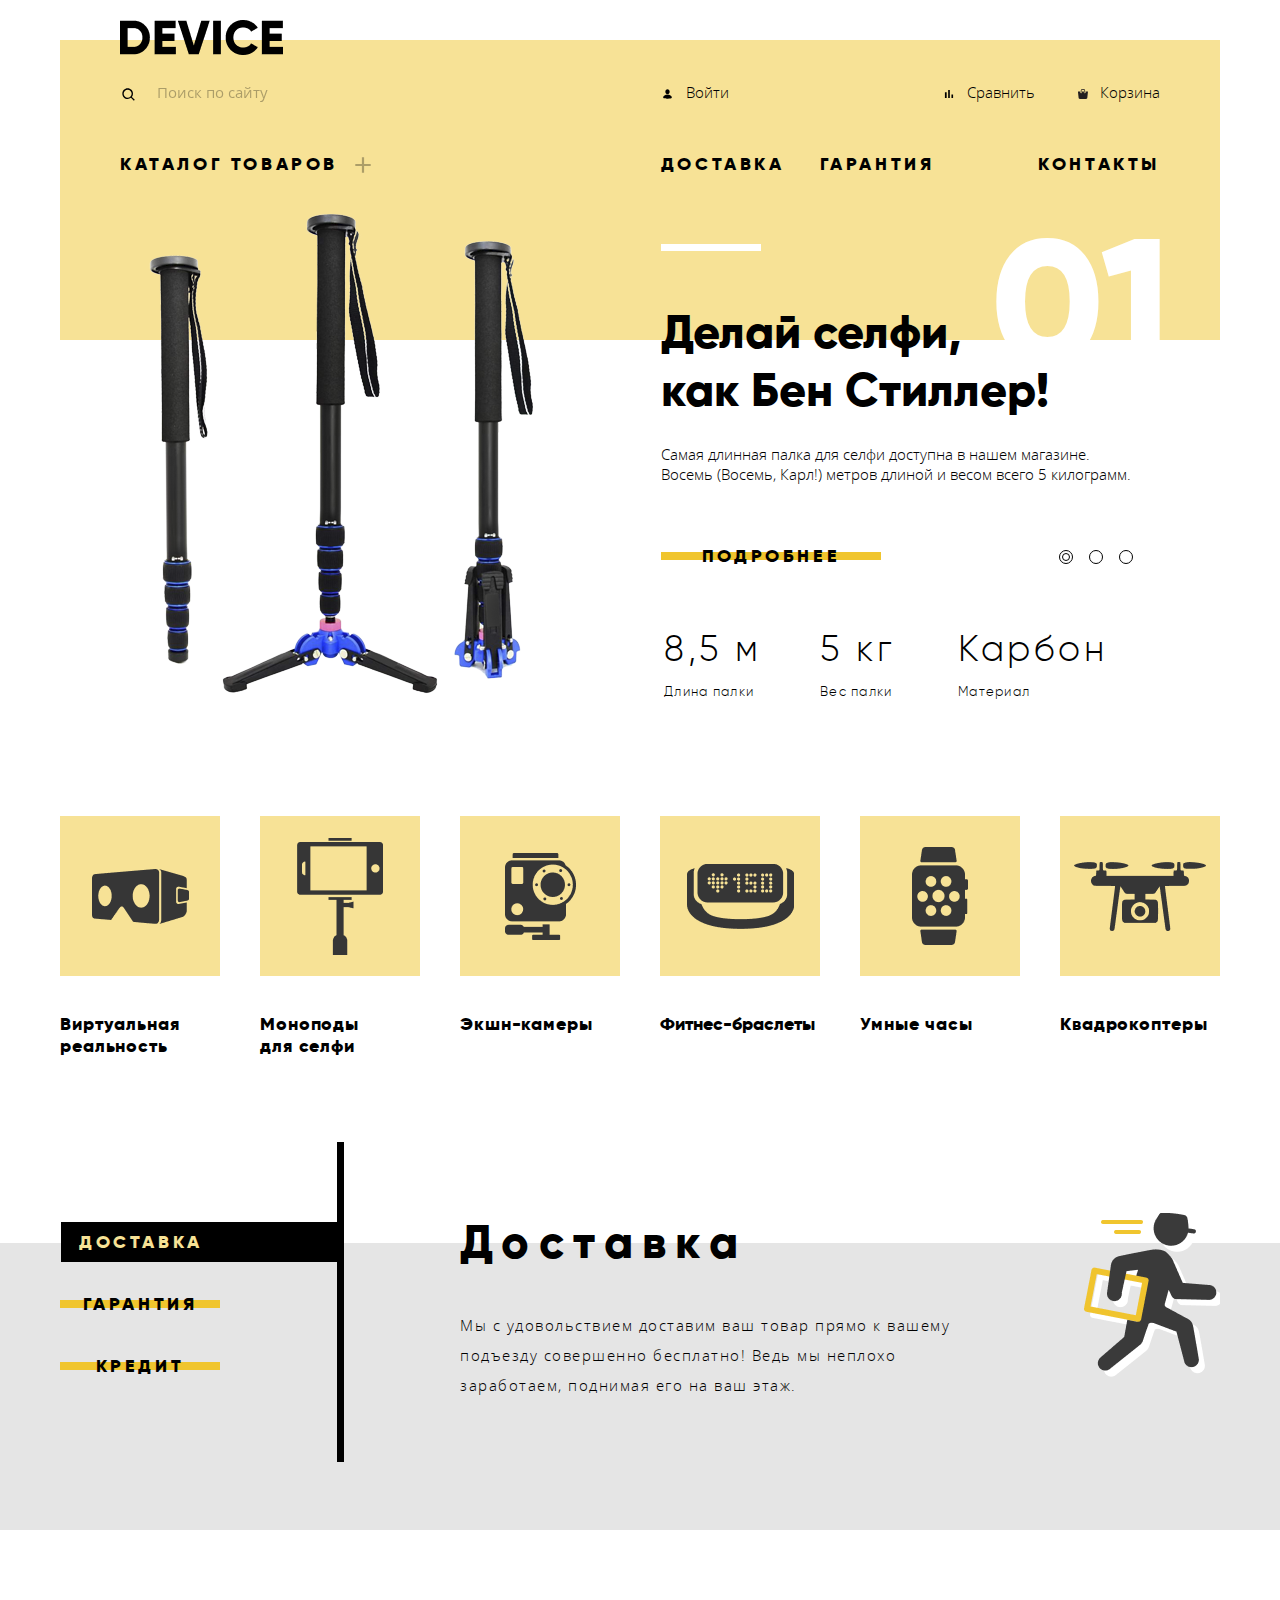
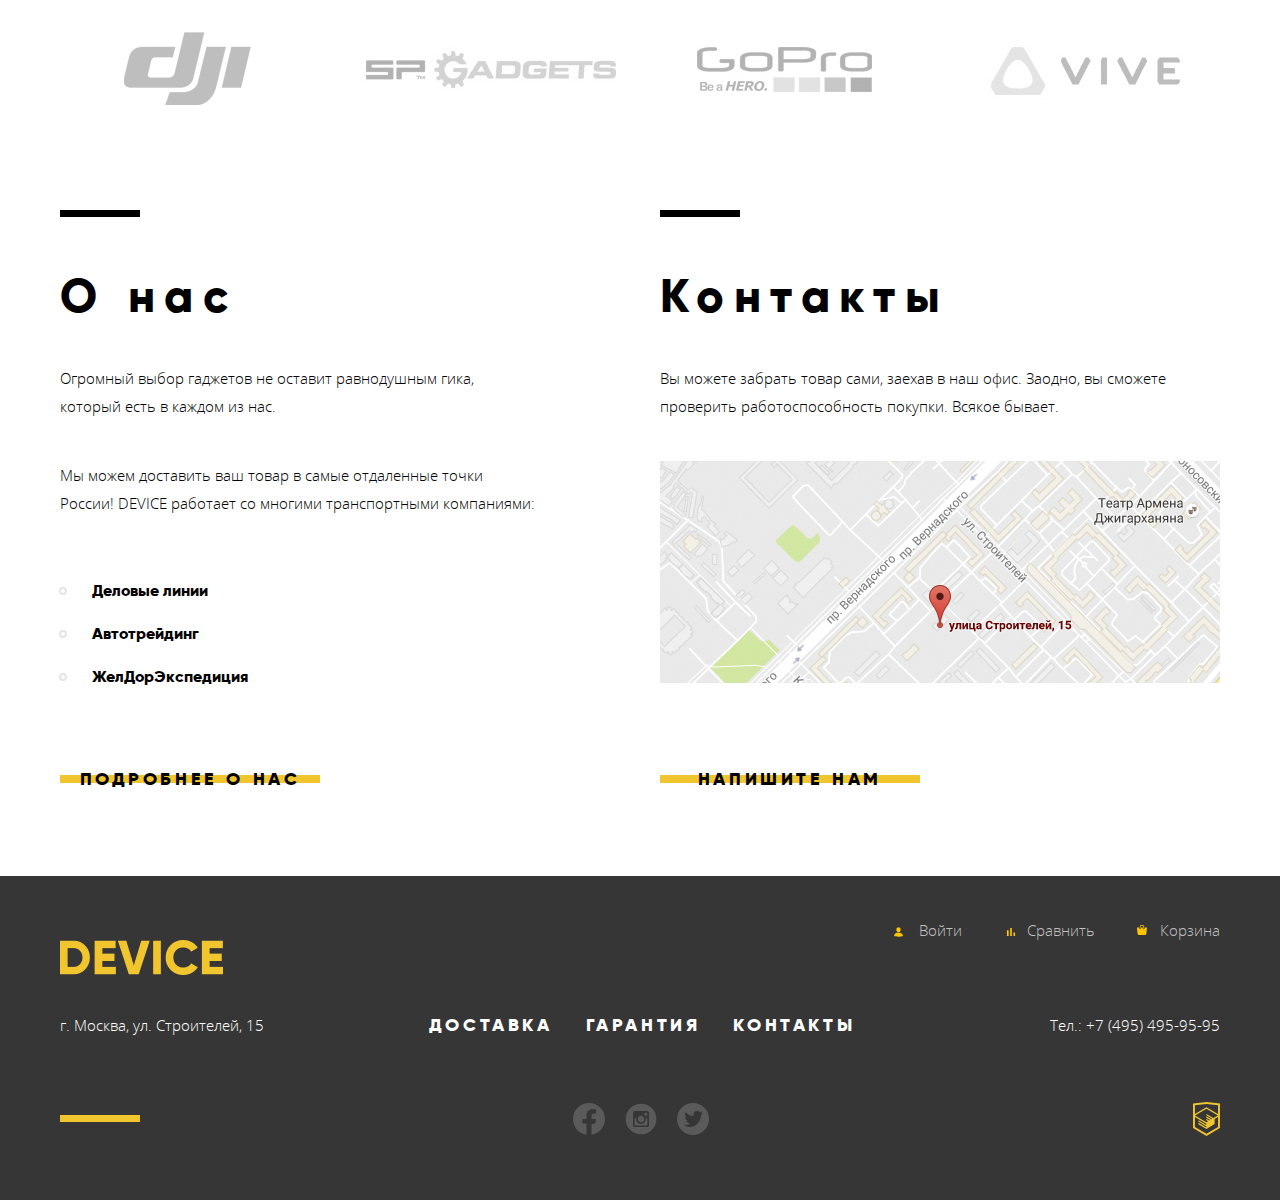
<file: index.html>
<!DOCTYPE html>
<html class="page" lang="ru">

<head>
  <meta charset="utf-8" />
  <title>HTML Academy: Девайс</title>
  <link rel="stylesheet" href="css/normalize.css" />
  <link rel="stylesheet" href="css/minstyle.css" />
</head>

<body class="page-body">
  <header class="main-header">
    <div class="container">
      <nav class="main-nav">
        <div class="nav-top">
          <div class="nav-top__logo">
            <img src="img/logo-7.png" width="163" height="35" alt="Логотип" title="Логотип" />
          </div>
          <div class="nav-top__form">
            <form class="main-header-search" action="https://echo.htmlacademy.ru" method="post">
              <label class="search-label-input" for="search-field">Поиск по сайту</label>
              <input class="search-input" type="text" name="search" id="search-field" placeholder="Поиск по сайту" />
              <button class="search-button" type="submit">
                <span>Найти</span>
              </button>
            </form>
          </div>
          <div class="nav-top__user-block">
            <div class="nav-top__user-block_check-in">
              <a class="text__user_icon nav-top--text" href="#"> Войти</a>
            </div>
            <div class="nav-top__basket">
              <ul class="nav-top__basket-list">
                <li class="nav-top__basket-list--item">
                  <a class="text__compare_icon nav-top--text" href="#">
                    Сравнить</a>
                </li>
                <li class="nav-top__basket-list--item">
                  <a class="text__basket_icon nav-top--text" href="#">
                    Корзина</a>
                </li>
              </ul>
            </div>
          </div>
        </div>
        <div class="nav-down">
          <div class="nav-down__catalog">
            <a href="#" class="nav-down--text__dropdown">каталог товаров</a>
          </div>
          <div class="dropdown-catalog-menu">
            <ul class="main-catalog-menu-list">
              <li class="main-catalog-item">
                <a class="main-catalog-item--link" href="#">
                  Виртуальная реальность
                </a>
              </li>
              <li class="main-catalog-item">
                <a class="main-catalog-item--link" href="#">
                  Моноподы для селфи
                </a>
              </li>
              <li class="main-catalog-item">
                <a class="main-catalog-item--link" href="#"> Экшн-камеры </a>
              </li>
            </ul>
            <ul class="main-catalog-menu-list">
              <li class="main-catalog-item">
                <a class="main-catalog-item--link" href="#">
                  Фитнес‑браслеты
                </a>
              </li>
              <li class="main-catalog-item">
                <a class="main-catalog-item--link" href="#"> Умные часы </a>
              </li>
            </ul>
            <ul class="main-catalog-menu-list">
              <li class="main-catalog-item">
                <a class="main-catalog-item--link" href="#">
                  Квадрокоптер
                </a>
              </li>
            </ul>
          </div>
          <div class="nav-down__menu">
            <ul class="nav-down__menu-list">
              <li class="nav-down__menu-item">
                <a href="#" class="nav-down--text">доставка</a>
              </li>
              <li class="nav-down__menu-item">
                <a href="#" class="nav-down--text">гарантия</a>
              </li>
              <li class="nav-down__menu-item">
                <a href="#" class="nav-down--text">контакты</a>
              </li>
            </ul>
          </div>
        </div>
      </nav>
    </div>
  </header>
  <main>
    <div class="grid-column">
      <section class="container slider">
        <div class="slider__controls">
          <input class="slider__controls-item" type="radio" id="btn-1" name="toggle-slider" checked />
          <label for="btn-1"></label>
          <input class="slider__controls-item" type="radio" id="btn-2" name="toggle-slider" />
          <label for="btn-2"></label>
          <input class="slider__controls-item" type="radio" id="btn-3" name="toggle-slider" />
          <label for="btn-3"></label>
        </div>
        <div class="slider__item">
          <div class="slider__img">
            <img width="384" height="486" src="img/slider-1-1.png" alt="палка для селфи" title="палка для селфи" />
          </div>
          <div class="slider__content">
            <div class="slider__content_number">
              <p class="slider__content_number--text">01</p>
            </div>
            <div class="slider__content_text">
              <h2 class="slider__content_text--headline">
                Делай селфи,<br />
                как Бен Стиллер!
              </h2>
              <p class="slider__content_text--text">
                Самая длинная палка для селфи доступна в нашем магазине.<br />
                Восемь (Восемь, Карл!) метров длиной и весом всего 5
                килограмм.
              </p>
            </div>
            <div class="slider__button">
              <a class="btn btn-slider" href="#">подробнее</a>
            </div>
            <table class="slider__feature">
              <tr>
                <th class="slider__feature-th">8,5 м</th>
                <th class="slider__feature-th">5 кг</th>
                <th class="slider__feature-th">Карбон</th>
              </tr>
              <tr>
                <td class="slider__feature-td">Длина палки</td>
                <td class="slider__feature-td">Вес палки</td>
                <td class="slider__feature-td">Материал</td>
              </tr>
            </table>
          </div>
        </div>
        <div class="slider__item slider__hidden">
          <div class="slider__img">
            <img width="345" height="485" src="img/slider-2-1.png" alt="фитнес-браслет" title="фитнес-браслет" />
          </div>
          <div class="slider__content">
            <div class="slider__content_number">
              <p class="slider__content_number--text">02</p>
            </div>
            <div class="slider__content_text">
              <h2 class="slider__content_text--headline">
                Худеем правильно!
              </h2>
              <p class="slider__content_text--text">
                Мотивирующие фитнес-браслеты помогут найти в себе силы не
                пропускать занятия и соблюдать диету.
              </p>
            </div>
            <div class="slider__button">
              <a class="btn btn-slider" href="#">подробнее</a>
            </div>
            <table class="slider__feature">
              <tr>
                <th class="slider__feature-th">48 часов</th>
              </tr>
              <tr>
                <td class="slider__feature-td">Без подзарядки</td>
              </tr>
            </table>
          </div>
        </div>
        <div class="slider__item slider__hidden">
          <div class="slider__img">
            <img width="526" height="334" src="img/slider-3-1.png" alt="квадрокоптер" title="квадрокоптер" />
          </div>
          <div class="slider__content">
            <div class="slider__content_number">
              <p class="slider__content_number--text">03</p>
            </div>
            <div class="slider__content_text">
              <h2 class="slider__content_text--headline">
                Порхает как бабочка, жалит как пчела!
              </h2>
              <p class="slider__content_text--text">
                Этот обычный, на первый взгляд, квадрокоптер оснащен мощным
                лазером, замаскированным под стандартную камеру.
              </p>
            </div>
            <div class="slider__button">
              <a class="btn btn-slider" href="#">подробнее</a>
            </div>
            <table class="slider__feature">
              <tr>
                <th class="slider__feature-th">800 м</th>
                <th class="slider__feature-th">50 м</th>
              </tr>
              <tr>
                <td class="slider__feature-td">Дальность полета</td>
                <td class="slider__feature-td">Радиус поражения</td>
              </tr>
            </table>
          </div>
        </div>
      </section>
      <section class="container main__catalog">
        <article class="main__catalog_item">
          <a href="catalog.html">
            <div class="main__catalog_box">
              <img class="main__catalog_img" src="img/popular-1.png" alt="Виртуальная реальность"
                title="Виртуальная реальность" width="97" height="55" />
            </div>
            <div class="main__catalog_text">
              <h3 class="main__catalog_text-headline">
                Виртуальная реальность
              </h3>
            </div>
          </a>
        </article>
        <article class="main__catalog_item">
          <a href="catalog.html">
            <div class="main__catalog_box">
              <img class="main__catalog_img" src="img/popular-2.png" alt="Моноподы для селфи" title="Моноподы для селфи"
                width="86" height="117" />
            </div>
            <div class="main__catalog_text">
              <h3 class="main__catalog_text-headline">
                Моноподы<br />
                для селфи
              </h3>
            </div>
          </a>
        </article>
        <article class="main__catalog_item">
          <a href="catalog.html">
            <div class="main__catalog_box">
              <img class="main__catalog_img" src="img/popular-3.png" alt="Экшн-камеры" title="Экшн-камеры" width="71"
                height="87" />
            </div>
            <div class="main__catalog_text">
              <h3 class="main__catalog_text-headline">Экшн-камеры</h3>
            </div>
          </a>
        </article>
        <article class="main__catalog_item">
          <a href="catalog.html">
            <div class="main__catalog_box">
              <img class="main__catalog_img" src="img/popular-4.png" alt="Фитнес-браслеты" title="Фитнес-браслеты"
                width="107" height="65" />
            </div>
            <div class="main__catalog_text">
              <h3 class="main__catalog_text-headline letter-spacing">
                Фитнес-браслеты
              </h3>
            </div>
          </a>
        </article>
        <article class="main__catalog_item">
          <a href="catalog.html">
            <div class="main__catalog_box">
              <img class="main__catalog_img" src="img/popular-5.png" alt="Умные часы" title="Умные часы" width="56"
                height="98" />
            </div>
            <div class="main__catalog_text">
              <h3 class="main__catalog_text-headline">Умные часы</h3>
            </div>
          </a>
        </article>
        <article class="main__catalog_item">
          <a href="catalog.html">
            <div class="main__catalog_box">
              <img class="main__catalog_img" src="img/popular-6.png" alt="Квадрокоптеры" title="Квадрокоптеры"
                width="132" height="69" />
            </div>
            <div class="main__catalog_text">
              <h3 class="main__catalog_text-headline">Квадрокоптеры</h3>
            </div>
          </a>
        </article>
      </section>
      <section class="main__advantage">
        <div class="container main__advantage_box">
          <div class="advantage__sort">
            <ul class="advantage__sort-list">
              <li class="advantage__sort-item">
                <input class="advantage__sort-radio" type="radio" id="btn__advantage-1" name="toggle" checked />
                <label class="btn btn-advantage advantage__sort--label" for="btn__advantage-1">доставка</label>
              </li>
              <li class="advantage__sort-item">
                <input class="advantage__sort-radio" type="radio" id="btn__advantage-2" name="toggle" />
                <label class="btn btn-advantage advantage__sort--label" for="btn__advantage-2">гарантия</label>
              </li>
              <li class="advantage__sort-item">
                <input class="advantage__sort-radio" type="radio" id="btn__advantage-3" name="toggle" />
                <label class="btn btn-advantage advantage__sort--label" for="btn__advantage-3">кредит</label>
              </li>
            </ul>
          </div>
          <div class="advantage__content">
            <div class="advantage__content_item">
              <h2 class="advantage__content_item--headline">Доставка</h2>
              <p class="advantage__content_item--text">
                Мы с удовольствием доставим ваш товар прямо к вашему подъезду
                совершенно бесплатно! Ведь мы неплохо заработаем, поднимая его
                на ваш этаж.
              </p>
            </div>
            <div class="advantage__content_item advantage__hidden">
              <h2 class="advantage__content_item--headline">Гарантия</h2>
              <p class="advantage__content_item--text">
                Если из-за возгорания купленного у нас товара у вас сгорит дом
                — не переживайте, мы выдадим вам новый. Товар, не дом, конечно
                же.
              </p>
            </div>
            <div class="advantage__content_item advantage__hidden">
              <h2 class="advantage__content_item--headline">Кредит</h2>
              <p class="advantage__content_item--text">
                Залезть в долговую яму стало проще! Кредитные консультанты
                подберут для вас наиболее выгодные условия кредита. Выгодные
                для нашего банка, разумеется.
              </p>
            </div>
          </div>
        </div>
      </section>
      <section class="container main-brands">
        <div class="main-brands__item">
          <a href="#">
            <img src="img/logo-1.png" alt="brand" title="brand" width="260" height="100" />
          </a>
        </div>
        <div class="main-brands__item">
          <a href="#">
            <img src="img/logo-2.png" alt="brand" title="brand" width="260" height="100" />
          </a>
        </div>
        <div class="main-brands__item">
          <a href="#">
            <img src="img/logo-3.png" alt="brand" title="brand" width="260" height="100" />
          </a>
        </div>
        <div class="main-brands__item">
          <a href="#">
            <img src="img/logo-4.png" alt="brand" title="brand" width="260" height="100" />
          </a>
        </div>
      </section>
      <section class="container main-info">
        <div class="info__about-us">
          <h2 class="info__about-us--headline">О нас</h2>
          <p class="info__about-us--text">
            Огромный выбор гаджетов не оставит равнодушным гика,<br />
            который есть в каждом из нас.
          </p>
          <p class="info__about-us--text">
            Мы можем доставить ваш товар в самые отдаленные точки<br />
            России! DEVICE работает со многими транспортными компаниями:
          </p>
          <ul class="info__about-us--list">
            <li class="info__about-us--item">Деловые линии</li>
            <li class="info__about-us--item">Автотрейдинг</li>
            <li class="info__about-us--item">ЖелДорЭкспедиция</li>
          </ul>
          <a class="btn" href="#">подробнее о нас</a>
        </div>
        <div class="info__contacts">
          <h2 class="info__contacts--headline">Контакты</h2>
          <p class="info__contacts--text">
            Вы можете забрать товар сами, заехав в наш офис. Заодно, вы
            сможете проверить работоспособность покупки. Всякое бывает.
          </p>
          <a href="#" class="info__contacts_map">
            <img src="img/map-1.jpg" alt="Карта" title="Карта" width="560" height="222" />
          </a>
          <button class="btn btn-button">напишите нам</button>
        </div>
      </section>
    </div>
  </main>
  <footer class="footer-main">
    <div class="container">
      <div class="footer-content">
        <section class="footer-content__header">
          <div class="footer-logo__box">
            <img src="img/logo-6.png" width="163" height="35" alt="Логотип" title="Логотип" />
          </div>
          <div class="footer-user-block__box">
            <ul class="footer-user-block__list">
              <li class="footer-user-block__item">
                <a class="text__user_icon-footer footer-user--nav" href="#">Войти</a>
              </li>
              <li class="footer-user-block__item">
                <a class="text__compare_icon-footer footer-user--nav" href="#">Сравнить</a>
              </li>
              <li class="footer-user-block__item">
                <a class="text__basket_icon-footer footer-user--nav" href="#">Корзина</a>
              </li>
            </ul>
          </div>
        </section>
        <section class="footer-content__middle">
          <address class="footer-content__middle--address">
            г. Москва, ул. Строителей, 15
          </address>
          <div class="footer-nav">
            <ul class="footer-nav__list">
              <li class="footer-nav__item">
                <a class="footer-nav--text" href="#">доставка</a>
              </li>
              <li class="footer-nav__item">
                <a class="footer-nav--text" href="#">гарантия</a>
              </li>
              <li class="footer-nav__item">
                <a class="footer-nav--text" href="#">контакты</a>
              </li>
            </ul>
          </div>
          <div class="tel">
            <a class="tel--text" href="tel:74954959595">Тел.: +7 (495) 495-95-95</a>
          </div>
        </section>
        <section class="footer-content__footer">
          <div class="footer-social">
            <ul class="footer-social__list">
              <li class="footer-social__item">
                <a href="#"><img src="img/icon-facebook.svg" width="32" height="32" alt="Фейсбук"
                    title="Фейсбук" />Фейсбук</a>
              </li>
              <li class="footer-social__item">
                <a href="#"><img src="img/icon-instagram.svg" width="32" height="32" alt="Инстаграм"
                    title="Инстаграм" />Инстаграм</a>
              </li>
              <li class="footer-social__item">
                <a href="#"><img src="img/icon-witter.svg" width="32" height="32" alt="Твиттер"
                    title="Твиттер" />Твиттер</a>
              </li>
            </ul>
          </div>
          <div class="html-logo">
            <a target="_blank" href="https://htmlacademy.ru/intensive/htmlcss"><img src="img/logo-html.svg"
                alt="html-academy" title="html-academy" width="27" height="34" /></a>
          </div>
        </section>
      </div>
    </div>
  </footer>
  <section class="popup">
    <form class="write-us-form" action="https://echo.htmlacademy.ru" method="post">
      <p class="write-us-item">
        <label for="name-field"> Ваше имя:</label>
        <input class="name-field" type="text" name="name" id="name-field" placeholder="Имя Фамилия" />
      </p>
      <p class="write-us-item">
        <label for="email-field">Ваш e-mail:</label>
        <input class="email-field invalid-value" type="email" name="email" id="email-field"
          pattern="[a-z0-9._%+-]+@[a-z0-9.-]+\.[a-z]{2,}$" placeholder="email@example.ru" />
      </p>
      <p class="write-us-item">
        <label for="comment-field">Текст письма:</label>
        <textarea class="comment-field" name="text" id="comment-field" placeholder="В свободной форме"></textarea>
      </p>
      <button class="btn btn-button btn-popup" type="submit">
        <span>Отправить</span>
      </button>
    </form>
    <button class="mail-box__content-close" type="button">Закрыть</button>
  </section>
  <section class="map-popup">
    <iframe id="modal_window_map"
      src="https://www.google.com/maps/embed?pb=!1m18!1m12!1m3!1d2249.1123749473672!2d37.527429316044476!3d55.6870340045298!2m3!1f0!2f0!3f0!3m2!1i1024!2i768!4f13.1!3m3!1m2!1s0x46b54cf65f5c8955%3A0x694710ccd55501e!2z0YPQuy4g0KHRgtGA0L7QuNGC0LXQu9C10LksIDE1LCDQnNC-0YHQutCy0LAsIDExOTMxMQ!5e0!3m2!1sru!2sru!4v1593473712335!5m2!1sru!2sru"
      width="994" height="593" allowfullscreen="" aria-hidden="false" tabindex="0">
    </iframe>
    <button class="mail-box__content-close" type="button">Закрыть</button>
  </section>
</body>

</html>
</file>
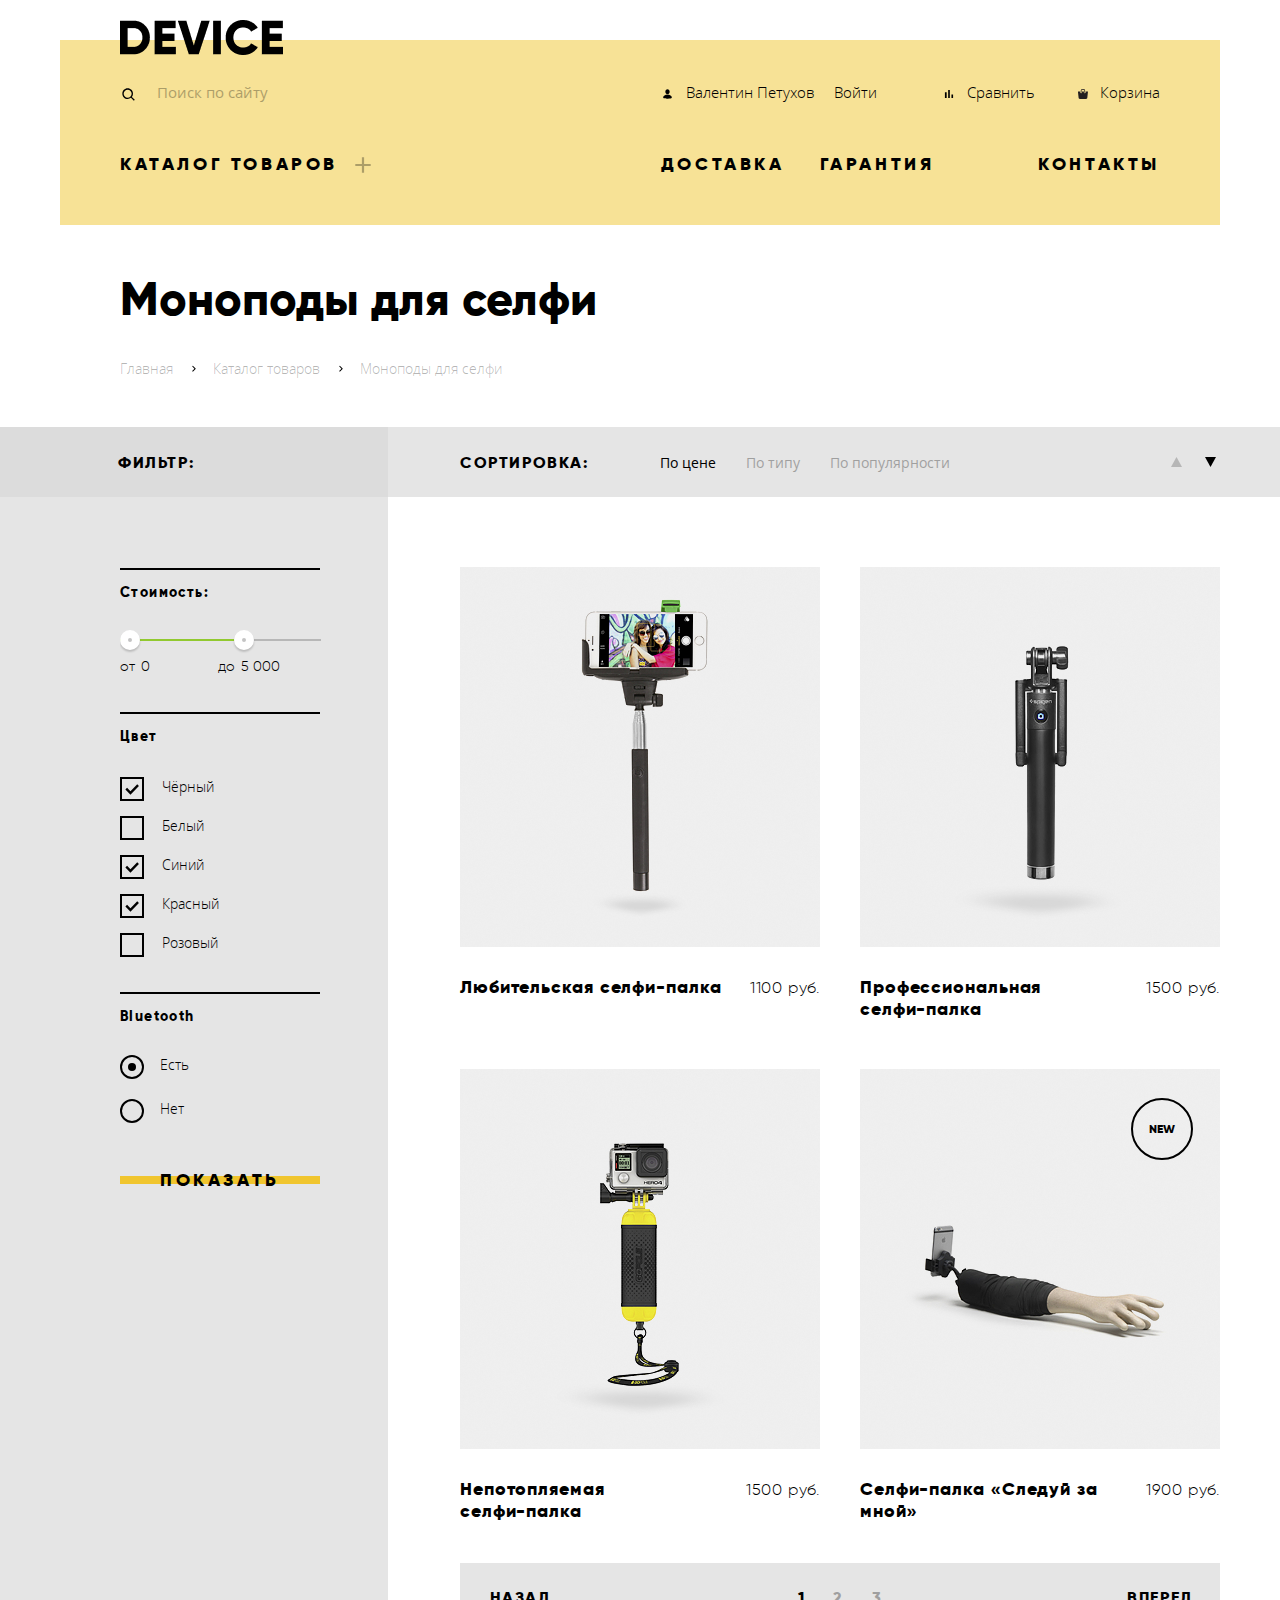
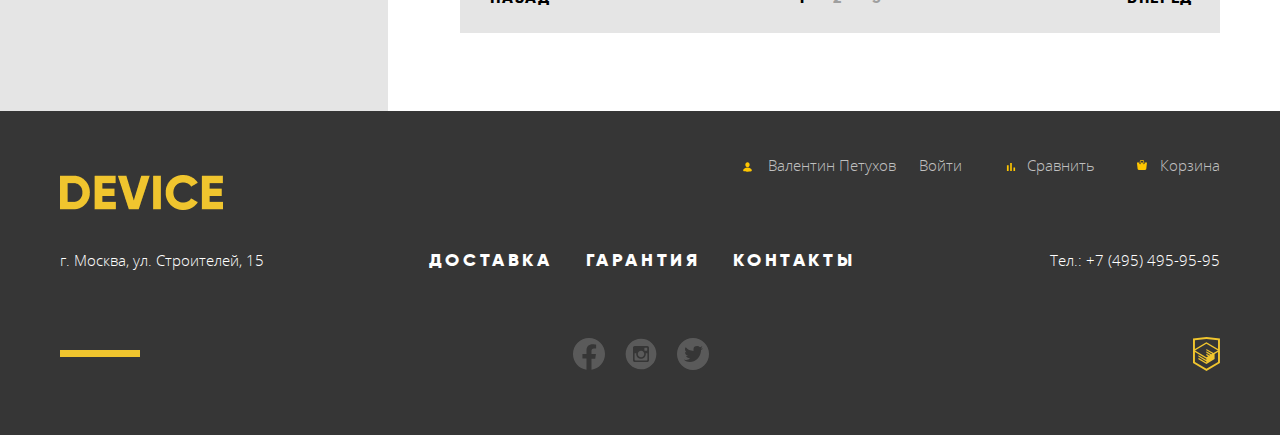
<file: catalog.html>
<!DOCTYPE html>
<html class="page" lang="ru">

<head>
  <meta charset="utf-8" />
  <title>HTML Academy: Девайс</title>
  <link rel="stylesheet" href="css/normalize.css" />
  <link rel="stylesheet" href="css/minstyle.css" />
</head>

<body class="page-body">
  <header class="main-header">
    <div class="container">
      <nav class="main-nav nav-catalog">
        <div class="nav-top">
          <div class="nav-top__logo">
            <a href="index.html"><img src="img/logo-7.png" width="163" height="35" alt="Логотип" title="Логотип" /></a>
          </div>
          <div class="nav-top__form">
            <form class="main-header-search" action="https://echo.htmlacademy.ru" method="post">
              <label class="search-label-input" for="search-field">Поиск по сайту</label>
              <input class="search-input" type="text" name="search" id="search-field" placeholder="Поиск по сайту" />
              <button class="search-button" type="submit">
                <span>Найти</span>
              </button>
            </form>
          </div>
          <div class="nav-top__user-block">
            <div class="nav-top__user-block_check-in">
              <span class="text__user_icon nav-top--text">Валентин Петухов</span>
              <a class="nav-top__user-block_checkIn-link nav-top--text" href="#">Войти</a>
            </div>
            <div class="nav-top__basket">
              <ul class="nav-top__basket-list">
                <li class="nav-top__basket-list--item">
                  <a class="text__compare_icon nav-top--text" href="#">
                    Сравнить</a>
                </li>
                <li class="nav-top__basket-list--item">
                  <a class="text__basket_icon nav-top--text" href="#">
                    Корзина</a>
                </li>
              </ul>
            </div>
          </div>
        </div>
        <div class="nav-down">
          <div class="nav-down__catalog">
            <a class="nav-down--text-catalog" href="#">каталог товаров</a>
          </div>
          <div class="dropdown-catalog-menu dropdown-catalog-menu--catalog">
            <ul class="main-catalog-menu-list">
              <li class="main-catalog-item">
                <a class="main-catalog-item--link" href="#">
                  Виртуальная реальность
                </a>
              </li>
              <li class="main-catalog-item">
                <a class="main-catalog-item--link" href="#">
                  Моноподы для селфи
                </a>
              </li>
              <li class="main-catalog-item">
                <a class="main-catalog-item--link" href="#"> Экшн-камеры </a>
              </li>
            </ul>
            <ul class="main-catalog-menu-list">
              <li class="main-catalog-item">
                <a class="main-catalog-item--link" href="#">
                  Фитнес‑браслеты
                </a>
              </li>
              <li class="main-catalog-item">
                <a class="main-catalog-item--link" href="#"> Умные часы </a>
              </li>
            </ul>
            <ul class="main-catalog-menu-list">
              <li class="main-catalog-item">
                <a class="main-catalog-item--link" href="#">
                  Квадрокоптер
                </a>
              </li>
            </ul>
          </div>
          <div class="nav-down__menu">
            <ul class="nav-down__menu-list">
              <li class="nav-down__menu-item">
                <a class="nav-down--text" href="#">доставка</a>
              </li>
              <li class="nav-down__menu-item">
                <a class="nav-down--text" href="#">гарантия</a>
              </li>
              <li class="nav-down__menu-item">
                <a class="nav-down--text" href="#">контакты</a>
              </li>
            </ul>
          </div>
        </div>
      </nav>
    </div>
  </header>
  <main class="container">
    <section class="main-head">
      <div class="main-head__wr">
        <h1 class="main-head--headline">Моноподы для селфи</h1>
        <div class="breadcrumbs">
          <ul class="breadcrumbs-list">
            <li class="breadcrumbs-list__item">
              <a class="breadcrumbs-list__link breadcrumbs-list-icons" href="#">Главная</a>
            </li>
            <li class="breadcrumbs-list__item">
              <a class="breadcrumbs-list__link breadcrumbs-list-icons" href="#">Каталог товаров</a>
            </li>
            <li class="breadcrumbs-list__item">Моноподы для селфи</li>
          </ul>
        </div>
      </div>
    </section>
    <div class="main-content">
      <section class="sorting">
        <div class="sorting-header">
          <div class="sorting-wr">
            <p class="sorting-header--text">фильтр:</p>
          </div>
        </div>
        <div class="sorting-main">
          <div class="sorting-wr">
            <form method="get">
              <fieldset class="filter-fieldset">
                <legend class="sorting-header--legend">Стоимость:</legend>
                <div class="range-filter">
                  <div class="range-filter__controls">
                    <div class="range-filter__scale">
                      <div class="range-filter__bar"></div>
                    </div>
                    <div class="toggle toggle_min"></div>
                    <div class="toggle toggle_max"></div>
                  </div>
                  <div class="range-filter__price">
                    <label class="range-filter__price--text" for="from">от</label>
                    <input class="min-price" type="text" value="0" id="from" />
                    <label class="range-filter__price--text" for="to">до</label>
                    <input class="max-price" type="text" value="5 000" id="to" />
                  </div>
                </div>
              </fieldset>
              <fieldset class="filter-fieldset">
                <legend class="sorting-header--legend">Цвет</legend>
                <div class="checkbox-color__box">
                  <input class="checkbox-color" type="checkbox" id="black" value="black" name="product-groups"
                    checked />
                  <label class="sorting-checkbox--text" for="black">Чёрный</label>
                  <input class="checkbox-color" type="checkbox" id="white" value="white" name="product-groups" />
                  <label class="sorting-checkbox--text" for="white">Белый</label>
                  <input class="checkbox-color" type="checkbox" id="blue" value="blue" name="product-groups" checked />
                  <label class="sorting-checkbox--text" for="blue">Синий</label>
                  <input class="checkbox-color" type="checkbox" id="red" value="red" name="product-groups" checked />
                  <label class="sorting-checkbox--text" for="red">Красный</label>
                  <input class="checkbox-color" type="checkbox" id="pink" value="pink" name="product-groups" />
                  <label class="sorting-checkbox--text" for="pink">Розовый</label>
                </div>
              </fieldset>
              <fieldset class="filter-fieldset">
                <legend class="sorting-header--legend">Bluetooth</legend>
                <div class="bluetooth-radio__box">
                  <input class="bluetooth-radio-status" type="radio" id="yes" value="yes" name="product-groups"
                    checked />
                  <label class="sorting-radio--text" for="yes">Есть</label>
                  <input class="bluetooth-radio-status" type="radio" id="no" value="no" name="product-groups" />
                  <label class="sorting-radio--text" for="no">Нет</label>
                </div>
                <button class="btn btn-filter" name="submit">показать</button>
              </fieldset>
            </form>
          </div>
        </div>
      </section>
      <section class="main-catalog">
        <article class="catalog-sort">
          <span class="catalog-sort--text">сортировка:</span>
          <div class="catalog-sort__type">
            <a class="catalog-sort__type--item catalog-sort__active" href="#">По цене</a>
            <a class="catalog-sort__type--item" href="#">По типу</a>
            <a class="catalog-sort__type--item" href="#">По популярности</a>
          </div>
          <div class="catalog-sort__position">
            <img width="18" height="18" src="img/icon-up-dir.svg" alt="Вверх" title="Вверх" class="catalog__sort-up" />
            <img width="18" height="18" src="img/icon-down-dir.svg" alt="Вниз" title="Вниз"
              class="catalog__sort-down" />
          </div>
        </article>
        <section class="catalog-group">
          <div class="catalog-group__wr">
            <div class="catalog-group_products">
              <article class="catalog-group__item">
                <div class="catalog-group__head">
                  <div class="catalog-group__img">
                    <img src="img/item-1-1.jpg" alt="Любительская селфи-палка" title="Любительская селфи-палка"
                      width="360" height="380" />
                  </div>
                  <div class="catalog-group__new catalog-group__new--hidden">
                    <span class="catalog-group__new--text">new</span>
                  </div>
                  <div class="catalog-group__head--hover">
                    <a href="#" class="btn btn-buy">в корзину</a>
                    <button class="btn-add-comparison">
                      Добавить к сравнению
                    </button>
                  </div>
                </div>
                <div class="catalog-group__text">
                  <a href="#" class="catalog-group__text--name">Любительская селфи-палка</a>
                  <span class="catalog-group__text--price">1100 руб.</span>
                </div>
              </article>
              <article class="catalog-group__item">
                <div class="catalog-group__head">
                  <div class="catalog-group__img">
                    <img src="img/item-2-1.jpg" alt="Профессиональная селфи-палка" title="Профессиональная селфи-палка"
                      width="360" height="380" />
                  </div>
                  <div class="catalog-group__new catalog-group__new--hidden">
                    <span class="catalog-group__new--text">new</span>
                  </div>
                  <div class="catalog-group__head--hover">
                    <a class="btn btn-buy" href="">в корзину</a>
                    <button class="btn-add-comparison">
                      Добавить к сравнению
                    </button>
                  </div>
                </div>
                <div class="catalog-group__text">
                  <a href="#" class="catalog-group__text--name">Профессиональная<br> селфи-палка</a>
                  <span class="catalog-group__text--price">1500 руб.</span>
                </div>
              </article>
              <article class="catalog-group__item">
                <div class="catalog-group__head">
                  <div class="catalog-group__img">
                    <img src="img/item-3-1.jpg" alt="Непотопляемая селфи-палка" title="Непотопляемая селфи-палка"
                      width="360" height="380" />
                  </div>
                  <div class="catalog-group__new catalog-group__new--hidden">
                    <span class="catalog-group__new--text">new</span>
                  </div>
                  <div class="catalog-group__head--hover">
                    <a class="btn btn-buy" href="">в корзину</a>
                    <button class="btn-add-comparison">
                      Добавить к сравнению
                    </button>
                  </div>
                </div>
                <div class="catalog-group__text">
                  <a href="#" class="catalog-group__text--name">Непотопляемая<br> селфи-палка</a>
                  <span class="catalog-group__text--price">1500 руб.</span>
                </div>
              </article>
              <article class="catalog-group__item">
                <div class="catalog-group__head">
                  <div class="catalog-group__img">
                    <img src="img/item-4-1.jpg" alt="Селфи-палка «Следуй за мной»" title="Селфи-палка «Следуй за мной»"
                      width="360" height="380" />
                  </div>
                  <div class="catalog-group__new">
                    <span class="catalog-group__new--text">new</span>
                  </div>
                  <div class="catalog-group__head--hover">
                    <a class="btn btn-buy" href="">в корзину</a>
                    <button class="btn-add-comparison">
                      Добавить к сравнению
                    </button>
                  </div>
                </div>
                <div class="catalog-group__text">
                  <a href="#" class="catalog-group__text--name">Селфи-палка «Следуй за<br> мной»</a>
                  <span class="catalog-group__text--price">1900 руб.</span>
                </div>
              </article>
            </div>
            <article class="catalog-sort-footer">
              <div class="catalog-sort__back">
                <button class="btn-catalog-sort">назад</button>
              </div>
              <div class="catalog-sort__pagination">
                <ul class="catalog-sort__pagination--list">
                  <li class="catalog-sort__pagination--item catalog-sort__pagination-activ">
                    <a href="#"></a>1
                  </li>
                  <li class="catalog-sort__pagination--item">
                    <a href="#"></a>2
                  </li>
                  <li class="catalog-sort__pagination--item">
                    <a href="#"></a>3
                  </li>
                </ul>
              </div>
              <div class="catalog-sort__next">
                <button class="btn-catalog-sort">вперед</button>
              </div>
            </article>
          </div>
        </section>
      </section>
    </div>
  </main>
  <footer class="footer-main footer-main__catalog">
    <div class="container">
      <div class="footer-content">
        <section class="footer-content__header">
          <div class="footer-logo__box">
            <img src="img/logo-6.png" width="163" height="35" alt="Логотип" title="Логотип" />
          </div>
          <div class="footer-user-block__box">
            <ul class="footer-user-block__list">
              <li class="footer-user-block__item footer-user-block__item-catalog">
                <a class="text__user_icon-footer footer-user--nav" href="#">Валентин Петухов</a>
              </li>
              <li class="footer-user-block__item">
                <a class="footer-user--nav" href="#">Войти</a>
              </li>
              <li class="footer-user-block__item">
                <a class="text__compare_icon-footer footer-user--nav" href="#">Сравнить</a>
              </li>
              <li class="footer-user-block__item">
                <a class="text__basket_icon-footer footer-user--nav" href="#">Корзина</a>
              </li>
            </ul>
          </div>
        </section>
        <section class="footer-content__middle">
          <address class="footer-content__middle--address">
            г. Москва, ул. Строителей, 15
          </address>
          <div class="footer-nav">
            <ul class="footer-nav__list">
              <li class="footer-nav__item">
                <a class="footer-nav--text" href="#">доставка</a>
              </li>
              <li class="footer-nav__item">
                <a class="footer-nav--text" href="#">гарантия</a>
              </li>
              <li class="footer-nav__item">
                <a class="footer-nav--text" href="#">контакты</a>
              </li>
            </ul>
          </div>
          <div class="tel">
            <a class="tel--text" href="tel:74954959595">Тел.: +7 (495) 495-95-95</a>
          </div>
        </section>
        <section class="footer-content__footer">
          <div class="footer-social">
            <ul class="footer-social__list">
              <li class="footer-social__item">
                <a href="#"><img src="img/icon-facebook.svg" width="32" height="32" alt="Фейсбук"
                    title="Фейсбук" />Фейсбук</a>
              </li>
              <li class="footer-social__item">
                <a href="#"><img src="img/icon-instagram.svg" width="32" height="32" alt="Инстаграм"
                    title="Инстаграм" />Инстаграм</a>
              </li>
              <li class="footer-social__item">
                <a href="#"><img src="img/icon-witter.svg" width="32" height="32" alt="Твиттер"
                    title="Твиттер" />Твиттер</a>
              </li>
            </ul>
          </div>
          <div class="html-logo">
            <a target="_blank" href="https://htmlacademy.ru/intensive/htmlcss"><img src="img/logo-html.svg"
                alt="html-academy" title="html-academy" width="27" height="34" /></a>
          </div>
        </section>
      </div>
    </div>
  </footer>
</body>

</html>
</file>
<file: css/minstyle.css>
@font-face{font-family:"Open Sans";font-style:normal;font-weight:400;src:local("Open Sans Regular"),local("OpenSans-Regular"),url("../fonts/opensans.woff2") format("woff2"),url("../fonts/opensans.woff") format("woff");font-display:swap}@font-face{font-family:"Open Sans";font-style:normal;font-weight:300;src:local("Open Sans Light"),local("OpenSans-Light"),url("../fonts/opensanslight.woff2") format("woff2"),url("../fonts/opensanslight.woff") format("woff");font-display:swap}@font-face{font-family:"Gilroy";font-style:normal;font-weight:300;src:local("Gilroy"),url("../fonts/gilroylight.woff2") format("woff2"),url("../fonts/gilroylight.woff") format("woff");font-display:swap}@font-face{font-family:"Gilroy";font-style:normal;font-weight:800;src:local("Gilroy"),url("../fonts/gilroyextrabold.woff2") format("woff2"),url("../fonts/gilroyextrabold.woff") format("woff");font-display:swap}:root{--basic-black:#000000;--basic-dark:#363636;--basic-white:#ffffff;--basic-grey:#464646;--basic-half-grey:#7e7e7e;--basic-grey-light:#e5e5e5;--special-yellow:#f7e296;--special-green:#91c92f;--special-yellow-dark:#f0c52e;--status:#f6dada;--popup-field-color:#f2f2f2;--basic-grey-deep:#dcdcdc;--filter-controls-bg:#c4c4c4;--btn-catalog-sort:#d9d9d9;--form-special-color:#eaeaea;--basic-black-0-1:rgba(0,0,0,.1);--basic-black-0-15:rgba(0,0,0,.15);--basic-black-0-18:rgba(0,0,0,.18);--basic-black-0-2:rgba(0,0,0,.2);--basic-black-0-3:rgba(0,0,0,.3);--basic-black-0-5:rgba(0,0,0,.5);--basic-black-0-6:rgba(0,0,0,.6);--basic-white-0:rgba(255,255,255,0);--basic-white-0-7:rgba(255,255,255,.7);--basic-white-0-3:rgba(255,255,255,.3)}a{text-decoration:none}.page{height:100%}.page-body{padding-top:40px;min-height:100%;display:grid;grid-template-rows:min-content 1fr min-content;align-content:start;overflow-x:hidden;color:var(--basic-black);font-family:"Open Sans",Arial,sans-serif;font-size:15px;font-weight:300;line-height:20px}.container{max-width:1160px;margin:0 auto}.btn{display:flex;align-items:center;justify-content:center;position:relative;font-size:18px;line-height:22px;font-family:"Gilroy",Arial,sans-serif;font-weight:800;color:var(--basic-black);letter-spacing:.2em;text-transform:uppercase;text-decoration:none;outline:none;width:260px;height:40px;z-index:2}.btn:active{color:var(--basic-black-0-3)}.btn-button{margin:0;padding:0;background:none;position:relative;border:none}.btn::before{content:" ";position:absolute;width:100%;height:8px;background-color:var(--special-yellow-dark);z-index:-1}.btn:hover::before{height:40px}.main-nav{display:grid;position:relative;background-color:var(--special-yellow);padding-left:60px;padding-right:60px;padding-top:25px;padding-bottom:165px}.main-header-search{min-width:440px;position:relative}.main-header-search::before{content:" ";background-image:url("../img/icon-search.svg");background-repeat:no-repeat;background-size:contain;background-color:transparent;vertical-align:middle;width:16px;height:16px;display:inline-block;z-index:1;position:absolute;top:22px;left:1px}.search-input{position:relative;width:310px;margin:0;padding:0;padding-top:8px;padding-right:0;padding-bottom:10px;padding-left:37px;line-height:30px;background-color:transparent;border:none;border-bottom:2px solid transparent}.search-input:focus+.search-button{visibility:visible}.search-input::placeholder{font-size:15px;line-height:20px;font-family:"Open Sans",Arial,sans-serif;color:var(--basic-black);opacity:.3;font-size:15px;line-height:20px}.search-input:focus::placeholder{opacity:1}.search-input:hover::placeholder{opacity:.6}.search-input:focus{color:var(--basic-black);border-bottom-color:var(--basic-black);outline:0}.search-button{font-family:"Open Sans",Arial,sans-serif;font-style:normal;font-weight:300;font-size:15px;line-height:20px;text-transform:uppercase;border:2px solid var(--basic-black);padding:15px 17px;background-color:transparent;visibility:hidden;margin-left:-4px}.search-button:hover{background-color:var(--basic-black);color:var(--basic-white);visibility:visible}.search-button:active span{opacity:.3;visibility:visible}.nav-catalog{padding-bottom:50px}.nav-top{position:relative;display:flex;flex-direction:row;flex-wrap:wrap;justify-content:space-between;margin-bottom:34px}.nav-top__logo{position:absolute;bottom:60px}.nav-top__logo:hover{opacity:.6}.nav-top__logo:active{opacity:.3}.nav-top__user-block{display:flex;flex-wrap:wrap;justify-content:space-between;align-self:center;width:48%}.nav-top__basket-list{display:flex;flex-wrap:wrap;margin:0;padding:0;list-style:none}.nav-top--text{font-size:15px;line-height:20px;font-family:"Open Sans",Arial,sans-serif;font-weight:300;color:var(--basic-black);text-decoration:none;padding-left:25px}.nav-top__user-block_checkIn-link{padding-left:16px}.nav-top--text:hover{opacity:.6}.nav-top--text:active{opacity:.3}.text__basket_icon,.text__compare_icon,.text__user_icon,.text__user_icon-footer,.text__compare_icon-footer,.text__basket_icon-footer{position:relative}.text__basket_icon::before{content:"";position:absolute;background-image:url(../img/icon-cart.svg);width:10px;height:10px;left:3px;top:7px}.text__compare_icon::before{content:"";position:absolute;background-image:url(../img/icon-chart.svg);width:14px;height:14px;left:0;top:5px}.text__user_icon::before{content:"";position:absolute;background-image:url(../img/icon-user.svg);width:14px;height:14px;left:0;top:5px}.nav-top__basket-list--item{margin-right:40px}.nav-top__basket-list--item:last-child{margin-right:0}.nav-down{display:flex;flex-wrap:wrap;justify-content:space-between}.nav-down__menu{width:48%}.nav-down__menu-list{display:flex;flex-wrap:wrap;margin:0;padding:0;list-style:none}.nav-down__menu-item{margin-right:35px}.nav-down__menu-item:last-child{flex-grow:1;text-align:end;margin-right:0}.dropdown-catalog-menu{display:none;position:absolute;padding-left:60px;bottom:0;left:0;min-height:167px;width:1100px;z-index:1;background-color:var(--special-yellow)}.dropdown-catalog-menu--catalog{bottom:-115px}.main-catalog-menu-list{list-style:none;margin:0;padding:0;margin-right:64px;padding-top:34px}.main-catalog-menu-list:last-child{margin:0}.main-catalog-item:not(:last-child){margin-bottom:16px}.nav-down__catalog{position:relative;padding-right:35px}.nav-down__catalog:hover+.dropdown-catalog-menu{display:flex}.dropdown-catalog-menu:hover{display:flex}.main-catalog-item--link{font-size:15px;line-height:20px;font-family:"Open Sans",Arial,sans-serif;color:var(--basic-black);text-decoration:none}.main-catalog-item--link:hover{opacity:.6}.main-catalog-item--link:active{opacity:.3}.nav-down--text{position:relative;font-size:18px;line-height:22px;font-family:"Gilroy",Arial,sans-serif;font-weight:800;color:var(--basic-black);letter-spacing:.2em;text-decoration:none;text-transform:uppercase}.nav-down--text__dropdown{position:relative;font-size:18px;line-height:22px;font-family:"Gilroy",Arial,sans-serif;font-weight:800;color:var(--basic-black);letter-spacing:.2em;text-decoration:none;text-transform:uppercase}.nav-down--text__dropdown::before{content:" ";background-image:url("../img/icon-plus.svg");width:22px;height:22px;position:absolute;top:1px;left:232px}.nav-down--text-catalog{position:relative;font-size:18px;line-height:22px;font-family:"Gilroy",Arial,sans-serif;font-weight:800;color:var(--basic-black);letter-spacing:.2em;text-decoration:none;text-transform:uppercase}.nav-down--text-catalog::before{content:" ";background-image:url("../img/icon-plus.svg");width:22px;height:22px;position:absolute;top:1px;left:232px}.nav-down--text:hover{opacity:.6}.nav-down--text:active{opacity:.3}.grid-column{display:grid}.slider{position:relative;top:-130px;margin-bottom:-19px}.slider__item{display:grid;grid-template-columns:512px 1fr}.slider__hidden{display:none}.slider__controls{position:absolute;right:-18px;top:340px;z-index:1}.slider__controls-item{display:none}.slider__controls-item+label{margin:15px 0 0 0;padding-left:30px;position:relative;color:var(--basic-black);cursor:pointer}.slider__controls-item+label::before{content:"";position:absolute;display:block;width:12px;height:12px;border-radius:50%;left:0;top:0;border:1px solid var(--basic-black)}.slider__controls-item:checked+label::after{content:"";position:absolute;display:block;width:6px;height:6px;border-radius:50%;left:3px;top:3px;border:1px solid var(--basic-black)}.slider__content{position:relative;padding-top:54px}.slider__content::before{content:" ";position:absolute;background-color:var(--basic-white);height:7px;width:100px;top:34px;left:0}.slider__content_number{position:absolute;right:-41px;top:-17px}.slider__content_number--text{color:var(--basic-white);font-size:179px;line-height:219px;font-family:"Gilroy",Arial,sans-serif;font-weight:800;margin:0}.slider__content_text--headline{font-size:47px;line-height:58px;font-family:"Gilroy",Arial,sans-serif;font-weight:800;color:var(--basic-black);margin-bottom:25px}.slider__content_text--text{font-size:15px;line-height:20px;font-family:"Open Sans",Arial,sans-serif;color:var(--basic-black);margin-bottom:52px}.slider__button{margin-bottom:49px}.btn-slider{width:220px}.slider__feature-th{font-size:36px;line-height:42px;font-family:"Gilroy",Arial,sans-serif;font-weight:300;color:var(--basic-black);padding-right:14px;text-align:left;letter-spacing:.1em}.slider__feature-td{font-size:13px;line-height:15px;font-family:"Gilroy",Arial,sans-serif;font-weight:300;color:var(--basic-black);min-width:139px;padding-right:14px;padding-top:11px;padding-bottom:4px;letter-spacing:.1em}.slider__feature-td:nth-child(2){min-width:121px}.main__catalog{display:grid;grid-template-columns:repeat(6,160px);column-gap:40px;margin-bottom:67px}.main__catalog_box{display:flex;justify-content:center;align-items:center;width:160px;height:160px;background-color:var(--special-yellow);margin-bottom:37px}.main__catalog_box:hover{background-color:var(--special-yellow-dark)}.main__catalog_box:active>.main__catalog_img{opacity:.3}.main__catalog_box:active+.main__catalog_text{opacity:.3}.main__catalog_text-headline{font-size:18px;line-height:22px;font-family:"Gilroy",Arial,sans-serif;font-weight:800;color:var(--basic-black);text-decoration:none;letter-spacing:.05em}.letter-spacing{letter-spacing:0}.main__advantage{padding-bottom:115px;margin-bottom:90px;background:var(--basic-grey-light);background:linear-gradient(0deg,var(--basic-grey-light) 74%,var(--basic-white-0) 74%)}.advantage__sort{position:relative;width:284px}.advantage__sort::before{content:" ";position:absolute;width:7px;height:320px;right:0;background-color:var(--basic-black)}.advantage__sort-list{margin:0;padding:0;padding-top:89px;list-style:none}.advantage__sort-item:not(:last-child){margin-bottom:40px}.advantage__sort-radio{display:none}.advantage__sort-radio:checked+.btn-advantage{padding-left:19px;width:104%;color:var(--special-yellow);justify-content:start}.advantage__sort-radio:checked+.btn::before{height:40px;background-color:var(--basic-black);right:34px;width:89%}.btn-advantage{width:160px;height:22px}.main__advantage_box{display:grid;grid-template-columns:auto 1fr}.advantage__sort--label{font-size:18px;line-height:22px;font-family:"Gilroy",Arial,sans-serif;font-weight:800;color:var(--basic-black)}.advantage__content_item--headline{font-size:47px;line-height:58px;font-family:"Gilroy",Arial,sans-serif;font-weight:800;color:var(--basic-black);letter-spacing:.2em}.advantage__content_item--text{font-size:15px;line-height:30px;font-family:"Open Sans",Arial,sans-serif;color:var(--basic-black);letter-spacing:.1em;font-style:normal;font-weight:300}.advantage__content{padding-left:116px;padding-top:32px;padding-right:218px;background-image:url(../img/delivery.png);background-repeat:no-repeat;background-position:100% 71px}.advantage__hidden{display:none}.main-brands{display:grid;grid-template-columns:repeat(4,260px);column-gap:40px;margin-bottom:86px}.main-brands__item{opacity:.3;filter:grayscale(100%)}.main-brands__item:hover{opacity:1;filter:grayscale(0%)}.main-info{display:grid;grid-template-columns:repeat(2,560px);column-gap:40px}.info__about-us{position:relative}.info__about-us::before{content:" ";position:absolute;background-color:var(--basic-black);height:7px;width:80px;left:0;top:0}.info__about-us--headline{font-size:47px;line-height:58px;font-family:"Gilroy",Arial,sans-serif;font-weight:800;color:var(--basic-black);margin-top:57px;letter-spacing:.2em}.info__about-us--text{font-size:15px;line-height:28px;font-family:"Open Sans",Arial,sans-serif;font-weight:300;color:var(--basic-black);margin-bottom:41px}.info__about-us--list{margin-top:60px;padding-left:32px;list-style:none;margin-bottom:68px}.info__about-us--item{position:relative;font-size:16px;line-height:28px;font-family:"Gilroy",Arial,sans-serif;font-weight:800;color:var(--basic-black);margin-bottom:15px}.info__about-us--item::before{position:absolute;content:" ";left:-33px;top:10px;width:8px;height:8px;border:2px solid var(--basic-grey-light);box-sizing:border-box;border-radius:50%}.info__contacts{position:relative}.info__contacts::before{content:" ";position:absolute;background-color:var(--basic-black);height:7px;width:80px;left:0;top:0}.info__contacts--headline{font-size:47px;line-height:58px;font-family:"Gilroy",Arial,sans-serif;font-weight:800;color:var(--basic-black);margin-top:57px;letter-spacing:.2em}.info__contacts--text{font-size:15px;line-height:28px;font-family:"Open Sans",Arial,sans-serif;font-weight:300;color:var(--basic-black);margin-bottom:41px}.info__contacts_map{display:block;margin-bottom:72px}.footer-main{background-color:var(--basic-dark);margin-top:77px}.footer-main__catalog{margin-top:0}.footer-content{display:grid;grid-template-rows:1fr 1fr 1fr}.footer-content__header{display:flex;justify-content:space-between;align-items:center;min-height:108px}.footer-logo__box{align-self:flex-end;position:relative;top:-5px}.footer-logo__box:hover{opacity:.6}.footer-logo__box:active{opacity:.3}.footer-user-block__list{display:flex;flex-wrap:wrap;margin:0;padding:0;list-style:none}.footer-user-block__item:not(:last-child){margin-right:42px}.footer-user-block__item-catalog:first-child{margin-right:0}.footer-user--nav{font-size:15px;line-height:20px;font-family:"Open Sans",Arial,sans-serif;font-weight:300;color:var(--basic-white-0-7);padding-left:23px;text-decoration:none}.footer-user--nav:hover{color:var(--basic-white)}.footer-user--nav:active{color:var(--basic-white-0-3)}.text__basket_icon-footer::before{content:"";position:absolute;background-image:url(../img/icon-cart-footer.svg);width:10px;height:10px;left:0;top:5px;opacity:1}.text__compare_icon-footer::before{content:"";position:absolute;background-image:url(../img/icon-chart-footer.svg);width:14px;height:14px;left:0;top:5px;opacity:1}.text__user_icon-footer::before{content:"";position:absolute;background-image:url(../img/icon-user-footer.svg);width:14px;height:14px;left:-4px;top:5px;opacity:1}.text__basket_icon-footer:hover::before,.text__compare_icon-footer:hover::before,.text__user_icon-footer:hover::before{opacity:.6}.text__basket_icon-footer:active::before,.text__compare_icon-footer:active::before,.text__user_icon-footer:active::before{opacity:.3}.footer-content__middle{display:flex;justify-content:space-between;align-items:center;min-height:108px}.footer-nav__list{display:flex;flex-wrap:wrap;margin:0;padding:0;list-style:none}.footer-nav{position:relative;top:-13px;right:15px}.footer-nav__item:not(:last-child){margin-right:33px}.footer-content__footer{display:flex;justify-content:space-between;align-items:start;min-height:108px}.footer-content__footer::before{content:" ";width:80px;height:7px;background-color:var(--special-yellow-dark);margin-bottom:10px;position:relative;top:23px}.footer-content__middle--address{font-size:15px;line-height:20px;font-family:"Open Sans",Arial,sans-serif;font-weight:300;color:var(--basic-white);font-style:normal;position:relative;top:-13px}.footer-social{position:relative;top:11px;right:16px}.footer-social__list{display:flex;flex-wrap:wrap;margin:0;padding:0;list-style:none}.tel{position:relative;top:-13px}.footer-social__item{font-size:0;margin-right:20px;opacity:.3}.footer-social__item:hover{opacity:1}.footer-social__item:active{opacity:.1}.footer-nav--text{font-size:18px;line-height:22px;font-family:"Gilroy",Arial,sans-serif;font-weight:800;color:var(--basic-white);text-decoration:none;letter-spacing:.2em;text-transform:uppercase}.footer-nav--text:hover{opacity:.6}.footer-nav--text:active{opacity:.3}.tel--text{font-size:15px;line-height:20px;font-family:"Open Sans",Arial,sans-serif;font-weight:300;color:var(--basic-white);text-decoration:none}.html-logo{position:relative;top:10px}.html-logo:hover{opacity:.6}.html-logo:active{opacity:.3}.main-head__wr{max-width:1040px;margin:0 auto}.main-head{margin-top:45px;margin-bottom:49px}.main-head--headline{font-size:47px;line-height:58px;font-family:"Gilroy",Arial,sans-serif;font-weight:800;color:var(--basic-black)}.breadcrumbs-list{display:flex;flex-wrap:wrap;margin:0;padding:0;list-style:none}.breadcrumbs-list__item{font-size:14px;line-height:19px;font-family:"Open Sans",Arial,sans-serif;font-weight:300;color:var(--basic-black-0-3);margin-right:16px}.breadcrumbs-list__link{position:relative;font-size:14px;line-height:19px;font-family:"Open Sans",Arial,sans-serif;font-weight:300;color:var(--basic-black-0-3);text-decoration:none;padding-right:24px}.breadcrumbs-list__item:hover,.breadcrumbs-list__link:hover{color:var(--basic-black-0-6)}.breadcrumbs-list__item:active,.breadcrumbs-list__link:active{color:var(--basic-black-0-1)}.breadcrumbs-list-icons::before{content:" ";position:absolute;background-image:url(../img/icon-arrow-nav.svg);width:12px;height:12px;right:-3px;top:3px}.main-content{display:grid;grid-template-columns:1fr 2fr;align-content:start}.sorting-header{position:relative;display:flex;align-items:center;background-color:var(--basic-grey-deep);min-height:70px}.sorting-header::before{content:" ";position:absolute;height:100%;width:1000%;right:0;background-color:var(--basic-grey-deep);z-index:-1}.sorting-header--text{font-size:16px;line-height:19px;font-family:"Gilroy",Arial,sans-serif;font-weight:800;color:var(--basic-black);letter-spacing:.1em;text-transform:uppercase;margin:0}.sorting-header--legend{position:relative;font-size:14px;line-height:17px;font-family:"Gilroy",Arial,sans-serif;font-weight:800;color:var(--basic-black);letter-spacing:.1em}.sorting-header--legend::before{position:absolute;content:" ";width:200px;height:2px;background-color:var(--basic-black);top:-16px}.sorting{position:relative}.sorting-wr{width:270px;margin-left:auto}.sorting-main{padding-top:87px;background-color:var(--basic-grey-light)}.sorting::before{content:" ";position:absolute;height:100%;width:1000%;right:0;background-color:var(--basic-grey-light);z-index:-1}.filter-fieldset{position:relative;border:none;padding-left:0}.filter-fieldset:nth-child(1){margin-bottom:44px}.filter-fieldset:nth-child(2){margin-bottom:46px}.filter-fieldset:nth-child(3){margin-bottom:46px}.range-filter__controls{position:relative;height:48px;padding-left:0;padding-right:54px;border-radius:5px;overflow:hidden}.range-filter__scale{margin-top:32px;height:2px;background-color:var(--basic-black-0-2)}.range-filter__bar{height:2px;background-color:var(--special-green);width:65%}.range-filter__controls .toggle{position:absolute;top:23px;left:30px;width:4px;height:4px;border:8px solid var(--basic-white);background:var(--filter-controls-bg);cursor:pointer;border-radius:50%;box-shadow:0 2px 2px var(--basic-black-0-18)}.range-filter__controls .toggle_min{left:0}.range-filter__controls .toggle_max{left:114px}.range-filter__price input{width:50px;border:none;background:transparent;font-family:"Gilroy",Arial,sans-serif;font-size:14px;line-height:16px;font-weight:300;font-style:normal;text-align:left;color:var(--basic-black)}.range-filter__price .min-price{margin-right:21px}.range-filter__price{white-space:nowrap}.bluetooth-radio-status{display:none}.bluetooth-radio__box{margin-top:25px;margin-bottom:42px}.bluetooth-radio-status+label{display:block;margin:25px 0 0 0;padding-left:40px;position:relative;color:var(--basic-black);cursor:pointer}.bluetooth-radio-status+label:last-child{margin-bottom:25px}.bluetooth-radio-status+label::before{content:"";position:absolute;display:block;width:20px;height:20px;border-radius:50%;left:0;top:0;border:2px solid var(--basic-black)}.bluetooth-radio-status+label:hover::before{opacity:.6}.bluetooth-radio-status+label:active::before{opacity:1}.bluetooth-radio-status:checked+label:active::before{opacity:.6}.bluetooth-radio-status:disabled+label::before{opacity:.25}.bluetooth-radio-status:checked+label::after{content:"";position:absolute;display:block;width:8px;height:8px;border-radius:50%;left:8px;top:8px;background:var(--basic-black)}.bluetooth-radio-status:checked+label:hover::after{opacity:.6}.bluetooth-radio-status:checked+label:active::after{opacity:.6}.bluetooth-radio-status:checked:disabled+label::after{opacity:.25}.checkbox-color__box{padding-top:7px}.checkbox-color{display:none}.checkbox-color+label{display:block;margin-top:20px;padding-left:42px;position:relative;cursor:pointer}.checkbox-color+label::before{content:"";position:absolute;display:block;left:0;top:0;width:20px;height:20px;border:2px solid var(--basic-black)}.checkbox-color+label:hover::before{opacity:.6}.checkbox-color+label:active::before{content:"";position:absolute;background-image:url("../img/checkbox-on.svg");width:24px;height:24px;left:0;top:0;border:none;opacity:1}.checkbox-color:disabled+label::before{opacity:.25}.checkbox-color:checked+label::after{content:"";position:absolute;background-image:url("../img/checkbox-on.svg");width:24px;height:24px;left:0;top:0}.checkbox-color:checked+label:hover::after{opacity:.6}.checkbox-color:checked+label:active::after{content:"";position:absolute;display:block;left:0;top:0;width:20px;height:20px;border:2px solid var(--basic-black);opacity:1;background-image:none}.checkbox-color:checked:disabled+label::after{opacity:.25}.btn-filter{margin:0;padding:0;background:none;position:relative;border:none;width:200px}.range-filter__price--text{font-size:14px;line-height:16px;font-family:"Gilroy",Arial,sans-serif;font-weight:300;color:var(--basic-black)}.sorting-checkbox--text{font-size:14px;line-height:19px;font-family:"Open Sans",Arial,sans-serif;font-weight:300;color:var(--basic-black)}.sorting-radio--text{font-size:14px;line-height:19px;font-family:"Open Sans",Arial,sans-serif;font-weight:300;color:var(--basic-black)}.catalog-sort{position:relative;background-color:var(--basic-grey-light);display:flex;justify-content:space-between;align-items:center;padding-left:72px;min-height:70px;margin-bottom:70px}.catalog-sort::before{content:" ";position:absolute;height:100%;width:1000%;left:0;background-color:var(--basic-grey-light);z-index:-1}.catalog-sort__pagination--list{display:flex;flex-wrap:wrap;margin:0;padding:0;list-style:none}.catalog-sort--text{font-size:16px;line-height:19px;font-family:"Gilroy",Arial,sans-serif;font-weight:800;letter-spacing:.1em;color:var(--basic-black);text-transform:uppercase}.catalog-sort__type{position:relative;left:-73px}.catalog-sort__type--item{font-size:14px;line-height:19px;font-family:"Open Sans",Arial,sans-serif;font-weight:400;color:var(--basic-black);text-decoration:none;opacity:.3}.catalog-sort__type--item:hover{opacity:.6}.catalog-sort__type--item:active{opacity:1}.catalog-sort__active{opacity:1}.catalog-sort__type--item:not(:last-child){margin-right:26px}.catalog-sort__position{min-width:52px;display:flex;justify-content:space-between}.catalog__sort-up{opacity:.2}.catalog__sort-up:hover,.catalog__sort-down:hover{opacity:.4}.catalog__sort-up:active,.catalog__sort-down:active{opacity:1}.catalog-group{padding-left:72px;margin-bottom:78px}.catalog-group_products{display:grid;grid-template-columns:repeat(2,360px);column-gap:40px;margin-bottom:-8px}.catalog-group__item{margin-bottom:49px}.catalog-group__text{display:flex;justify-content:space-between;align-items:baseline}.catalog-group__text--name{font-size:18px;line-height:22px;font-family:"Gilroy",Arial,sans-serif;font-weight:800;letter-spacing:.05em;color:var(--basic-black)}.catalog-group__text--price{font-size:16px;line-height:18px;font-family:"Gilroy",Arial,sans-serif;font-weight:300;letter-spacing:.05em;color:var(--basic-black)}.btn-add-comparison{font-size:13px;line-height:18px;font-family:"Open Sans",Arial,sans-serif;font-weight:300;color:var(--basic-black);margin:0;padding:0;background:none;border:none;opacity:.5;letter-spacing:.1em;position:relative;top:14px}.btn-add-comparison:hover{opacity:1}.btn-add-comparison:active{opacity:.2}.catalog-group__img{position:relative}.catalog-group__new--text{position:absolute;right:27px;top:29px;font-size:12px;line-height:15px;font-family:"Gilroy",Arial,sans-serif;font-weight:800;color:var(--basic-black);text-transform:uppercase;height:58px;width:58px;border:2px solid var(--basic-black);border-radius:50%;display:flex;align-items:center;justify-content:center}.catalog-group__new--hidden{display:none}.catalog-group__head{position:relative;margin-bottom:25px}.catalog-group__head:hover>.catalog-group__img{opacity:.7}.catalog-group__head:hover>.catalog-group__head--hover{display:flex}.catalog-group__head--hover{position:absolute;width:100%;height:103%;top:0;left:0;display:none;align-items:center;justify-content:center;flex-direction:column}.catalog-sort-footer{background-color:var(--basic-grey-light);display:flex;justify-content:space-between;align-items:center;min-height:70px}.btn-catalog-sort{font-size:16px;line-height:20px;font-family:"Gilroy",Arial,sans-serif;font-weight:800;color:var(--basic-black);letter-spacing:.1em;text-transform:uppercase;margin:0;padding:0;background:none;border:none;display:flex;width:120px;height:70px;align-items:center;justify-content:center}.btn-catalog-sort:hover{background:var(--btn-catalog-sort)}.btn-catalog-sort:active{background:var(--btn-catalog-sort)}.catalog-sort__pagination--list{font-size:16px;line-height:20px;font-family:"Gilroy",Arial,sans-serif;font-weight:300;color:var(--basic-black)}.catalog-sort__pagination--list{min-width:85px;display:flex;justify-content:space-between}.catalog-sort__pagination--item{font-family:"Gilroy",Arial,sans-serif;color:var(--basic-black);font-weight:800;font-size:16px;line-height:20px;letter-spacing:.1em;text-transform:uppercase;opacity:.3}.catalog-sort__pagination-activ{opacity:1}.btn-buy{width:200px}.search-label-input{display:none}.search-input{background-color:inherit;position:relative;width:310px;margin:0;padding:0;padding-top:8px;padding-right:0;padding-bottom:10px;padding-left:37px;line-height:30px;background-color:transparent;border:none;border-bottom:2px solid transparent}.search-input:focus+.search-button{visibility:visible}.search-input::placeholder{opacity:.3}.search-input:focus::placeholder{opacity:1}.search-input:hover::placeholder{opacity:.6}.popup{margin:auto;padding:0;position:fixed;bottom:auto;left:0;right:0;width:960px;background-color:var(--basic-white);box-shadow:0 10px 16px var(--basic-black-0-15);z-index:10;display:none}.popup-show{display:block}.write-us-form{display:flex;flex-wrap:wrap;flex-grow:1;justify-content:space-between;font-family:"Gilroy",Arial,sans-serif;font-style:normal;font-weight:800;font-size:18px;line-height:22px;padding-left:100px;padding-right:100px;padding-top:92px;padding-bottom:69px}.write-us-item{width:360px}.write-us-item input{width:360px;padding-top:17px;padding-bottom:17px;padding-left:21px;margin-top:10px;border:none;background-color:var(--popup-field-color);box-sizing:border-box}.invalid-value:invalid{background-color:var(--status)}.write-us-item input:hover,.write-us-item textarea:hover{background-color:var(--form-special-color)}.write-us-item input:focus,.write-us-item textarea:focus{outline:2px solid var(--special-yellow);background-color:var(--basic-white)}.write-us-item:nth-of-type(3){width:100%;margin-bottom:54px}.write-us-item textarea{width:760px;min-height:167px;margin-top:10px;padding-top:17px;padding-left:20px;border:none;resize:none;background-color:var(--popup-field-color);box-sizing:border-box}.write-us-item input,.write-us-item textarea{font-family:"Gilroy",Arial,sans-serif;font-style:normal;font-weight:normal;font-size:14px;line-height:16px}.mail-box__content-close{position:absolute;top:20px;right:20px;width:55px;height:55px;border-radius:50%;font-size:0;background-color:var(--special-yellow-dark);border:0;cursor:pointer;outline:none;opacity:.5}.mail-box__content-close:hover{opacity:1}.mail-box__content-close:active{opacity:.3}.mail-box__content-close::before,.mail-box__content-close::after{content:"";position:absolute;top:26px;left:15px;width:25px;height:2px;background-color:var(--basic-white)}.mail-box__content-close::before{transform:rotate(45deg)}.mail-box__content-close::after{transform:rotate(-45deg)}.btn-popup{width:200px}.map-popup{position:fixed;top:20px;bottom:auto;right:0;left:0;margin:auto;width:994px;min-height:593px;z-index:10;display:none;box-shadow:5px 5px 5px var(--basic-black-0-5)}
</file>
